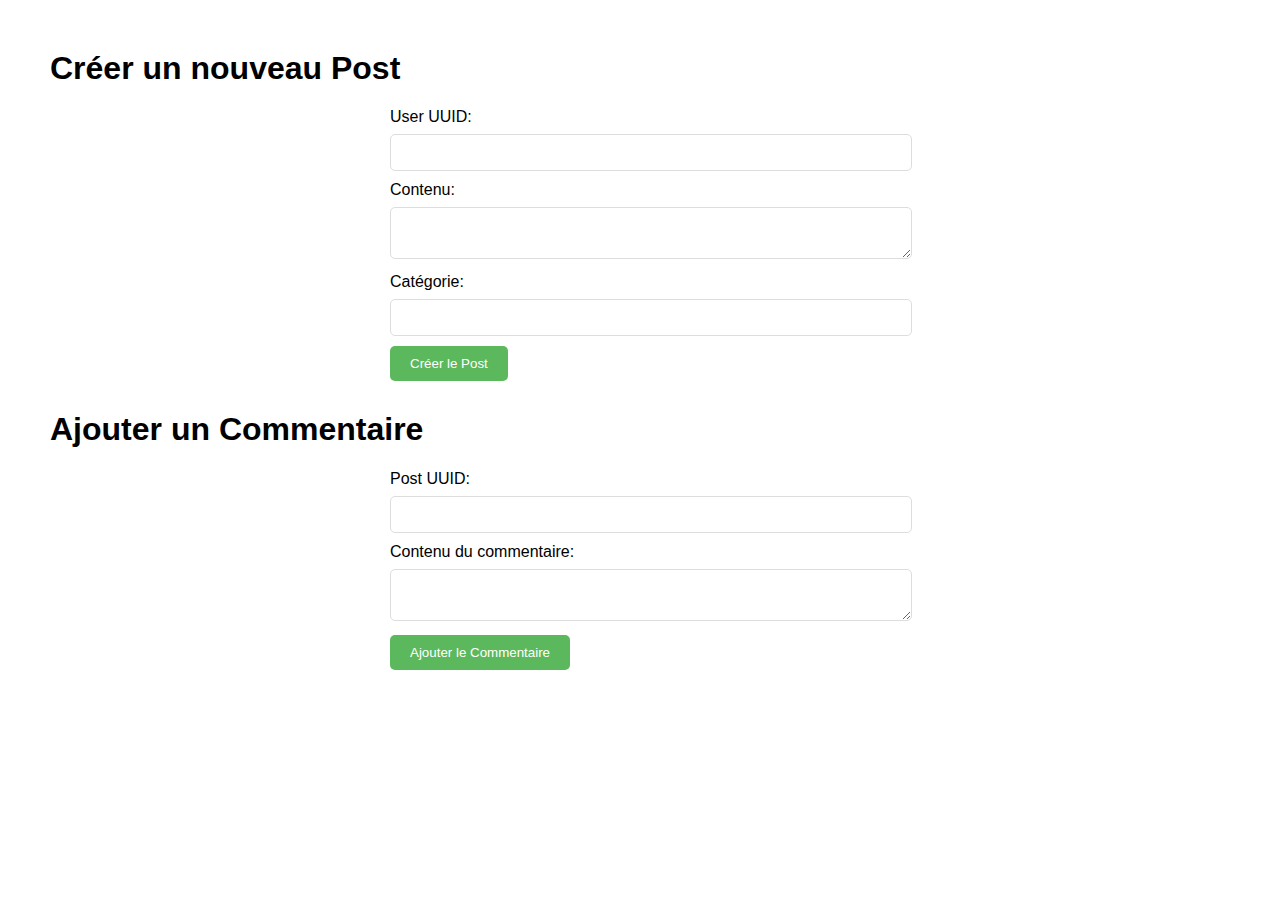
<file: static/createPost.html>
<!DOCTYPE html>
<html lang="en">

<head>
    <meta charset="UTF-8">
    <meta name="viewport" content="width=device-width, initial-scale=1.0">
    <title>Créer un Post et un Commentaire</title>
    <style>
        body {
            font-family: Arial, sans-serif;
            margin: 50px;
        }

        form {
            max-width: 500px;
            margin: auto;
        }

        label {
            display: block;
            margin-bottom: 8px;
        }

        input,
        textarea {
            width: 100%;
            padding: 10px;
            margin-bottom: 10px;
            border: 1px solid #ddd;
            border-radius: 5px;
        }

        button {
            background-color: #5cb85c;
            color: white;
            border: none;
            padding: 10px 20px;
            cursor: pointer;
            border-radius: 5px;
        }

        .form-section {
            margin-bottom: 30px;
        }
    </style>
</head>

<body>
    <div class="form-section">
        <h1>Créer un nouveau Post</h1>
        <form id="create-post-form">
            <label for="user_uuid">User UUID:</label>
            <input type="text" id="user_uuid" name="user_uuid" required>

            <label for="content">Contenu:</label>
            <textarea id="content" name="content" required></textarea>

            <label for="categories">Catégorie:</label>
            <input type="text" id="categories" name="categories" required>

            <button type="button" onclick="createPost()">Créer le Post</button>
        </form>
    </div>

    <div class="form-section">
        <h1>Ajouter un Commentaire</h1>
        <form id="create-comment-form">

            <label for="post_uuid">Post UUID:</label>
            <input type="text" id="post_uuid" name="post_uuid" required>

            <label for="comment_content">Contenu du commentaire:</label>
            <textarea id="comment_content" name="content" required></textarea>

            <button type="button" id="create-comment-button">Ajouter le Commentaire</button>
        </form>
    </div>

    <script>
        async function createPost() {
            const form = document.getElementById("create-post-form");
            const formData = new FormData(form);

            const data = {};
            formData.forEach((value, key) => (data[key] = value));

            const response = await fetch("https://localhost:8080/api/post/createPost", {
                method: "POST",
                headers: {
                    "Content-Type": "application/json"
                },
                body: JSON.stringify(data)
            });

            if (response.ok) {
                alert("Post créé avec succès!");
            } else {
                const error = await response.json();
                alert("Erreur lors de la création du post: " + error.message);
            }
        }

        async function createComment() {
            const form = document.getElementById("create-comment-form");
            const formData = new FormData(form);

            const data = {};
            formData.forEach((value, key) => (data[key] = value));

            console.log("Données envoyées:", data);

            try {
                const response = await fetch("https://localhost:8080/api/comment/createComment", {
                    method: "POST",
                    headers: {
                        "Content-Type": "application/json"
                    },
                    body: JSON.stringify(data)
                });

                if (response.ok) {
                    alert("Commentaire ajouté avec succès!");
                } else {
                    const error = await response.json();
                    alert("Erreur lors de l'ajout du commentaire: " + error.message);
                }
            } catch (error) {
                console.error("Erreur lors de l'envoi du commentaire:", error);
                alert("Une erreur s'est produite lors de l'envoi du commentaire. Veuillez réessayer.");
            }
        }

        // Ajoutez ceci à la fin de votre script
        document.getElementById("create-comment-button").addEventListener("click", createComment);
    </script>
</body>

</html>
</file>
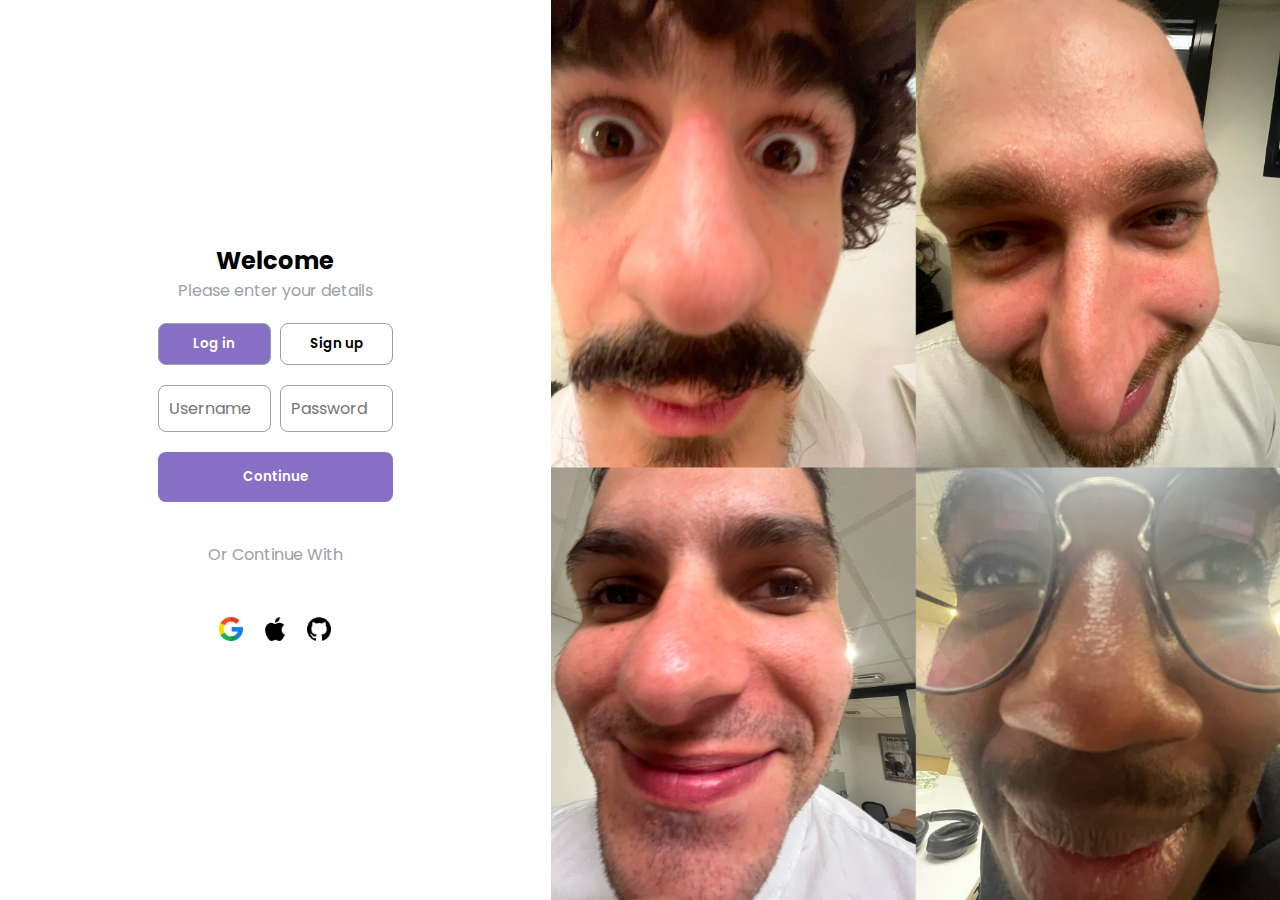
<file: front-end/pages/authentification.html>
<!DOCTYPE html>
<html lang="en">

<head>
    <meta charset="UTF-8">
    <meta name="viewport" content="width=device-width, initial-scale=1.0">
    <link rel="stylesheet" href="/front-end/static/authentification.css">
    <link
        href="https://fonts.googleapis.com/css2?family=Poppins:ital,wght@0,100;0,200;0,300;0,400;0,500;0,600;0,700;0,800;0,900;1,100;1,200;1,300&display=swap"
        rel="stylesheet">

    <title>Forum</title>
</head>


<body>
    <div id="container">
        <div class="login-section">
            <main>
                <h2>Welcome</h2>
                <p>Please enter your details</p>
                <div class="login-options">
                    <button id="login-btn" class="active">Log in</button>
                    <button id="signup-btn">Sign up</button>
                </div>
                <!-- Formulaire de Log in -->
                <form action="/" method="POST" id="login-form" class="form active">
                    <div class="input-group">
                        <input type="text" id="username" placeholder="Username" required minlength="3">
                        <input type="password" id="password" placeholder="Password" required minlength="6">
                    </div>
                    <button type="submit" class="submit-btn">Continue</button>
                </form>

                <!-- Formulaire de sign up -->
                <form action="/" method="POST" class="form inactive" id="signup-form">
                    <div class="input-group" id="input-group-signup">
                        <input type="text" id="new-username" placeholder="Username" required minlength="3">
                        <input type="password" id="new-password" placeholder="Password" required minlength="6">
                        <input type="email" id="email" placeholder="Email" required>
                    </div>
                    <button type="submit" class="submit-btn">Sign Up</button>
                </form>
                <p class="separator">Or Continue With</p>
                <div class="social-login">
                    <button class="social-btn google">
                        <img src="/front-end/static/image/google.png" alt="Google logo" width="24px" height="24px">
                    </button>
                    <button class="social-btn apple">
                        <img src="/front-end/static/image/apple.png" alt="Apple logo" width="24px" height="24px">
                    </button>
                    <button class="social-btn github">
                        <img src="/front-end/static/image/github.png" alt="Github logo" width="24px" height="24px">
                    </button>
                </div>
            </main>
        </div>
        <div class="design-section">
        </div>
    </div>
    <script type="module" src="/front-end/static/authentification.js"></script>

</body>

</html>
</file>
<file: front-end/static/authentification.css>
:root {
    --background-color: #dadada;
    --border-color: #9C9FA8;
    --text-color: #FFFFFF;
    --error-color: #B3001B;
    --primary-color: #866fc5;
    --accent-color: #6247AA;
    --secondary-color: #000000;
}

* {
    margin: 0;
    padding: 0;
    box-sizing: border-box;
    font-family: 'Poppins', sans-serif;
}

body {
    display: flex;
    justify-content: center;
    align-items: center;
    height: 100vh;
}

#container {
    display: flex;
    width: 100%;
    height: 100vh;
    overflow: hidden;
}

.login-section {
    background-color: transparent;
    color: var(--border-color);
    width: 45%;
    padding: 40px;
    display: flex;
    flex-direction: column;
    justify-content: center;
    align-items: center;
}

.login-section header .logo {
    width: 50px;
}

main {
    display: flex;
    justify-content: center;
    align-items: center;
    flex-direction: column;
    width: 50%;
}

form {
    transition: opacity 0.5s ease, transform 0.5s ease;
}

h1 {
    margin: 20px 0;
    font-size: 24px;
    color: var(--secondary-color);
}

h2 {
    font-size: 24px;
    color: var(--secondary-color);
}

p {
    color: var(--border-color);
    margin-bottom: 20px;
}

.login-options {
    display: flex;
    justify-content: space-between;
    width: 100%;
    margin-bottom: 20px;
}

.login-options button {
    width: 48%;
    padding: 10px 0;
    border: 1px solid var(--border-color);
    background-color: transparent;
    border-radius: 8px;
    font-weight: 600;
    cursor: pointer;
    transition: transform .15s ease, background-color .15s ease;

}

.login-options button:hover {
    background-color: var(--primary-color);
    color: var(--text-color);
    transform: scale(102%);
}

.login-options button:active {
    transform: scale(100%);
}

.login-options button.active {
    background-color: var(--primary-color);
    color: var(--text-color);
    transition: transform .15s ease, background-color .15s ease;
}

.login-options button.active:hover {
    background-color: var(--accent-color);
    transform: scale(102%);
}

.login-options button.active:active {
    transform: scale(100%);
}

.form {
    width: 100%;
}

.input-group {
    margin-bottom: 20px;
    width: 100%;
    display: flex;
    justify-content: space-between;
    /* Espace les éléments */
    background-color: var(--text-color);
    border-radius: 8px;
}

.input-group input {
    width: 48%;
    /* Ajuste la largeur avec un espace de 10px */
    border-radius: 8px;
    padding: 10px !important;
    border: 1px solid var(--border-color);
    background-color: transparent;
    font-size: 16px;
    box-sizing: border-box;

    /* Assure que padding et bordure sont inclus */
}

.submit-btn {
    width: 100%;
    padding: 15px;
    background-color: var(--primary-color);
    color: var(--text-color);
    border: none;
    border-radius: 8px;
    font-weight: 600;
    cursor: pointer;
    transition: background-color 0.3s;
    margin-bottom: 20px;
    transition: transform .15s ease, background-color .15s ease;
}

.submit-btn:hover {
    background-color: var(--accent-color);
    transform: scale(102%);
}

.submit-btn:active {
    transform: scale(100%);
}

.separator {
    text-align: center;
    /* Centre le texte */
    margin: 20px 0;
    /* Ajoute de l'espace au-dessus et en dessous du texte */
}

.social-login {
    display: flex;
    align-items: center;
    justify-content: space-around;
    margin-top: 20px;
}

.social-login .social-btn {
    background-color: var(--text-color);
    border: none;
    padding: 10px;
    border-radius: 50%;
    cursor: pointer;
    transition: transform 0.3s;
}

.social-login .social-btn:hover {
    transform: scale(1.05);
}

.design-section {
    background-image: url(/front-end/static/image/Frame\ 2.jpg);
    background-size: cover;
    /* Pour couvrir toute la zone */
    background-repeat: no-repeat;
    /* Pour éviter la répétition de l'image */
    background-position: center;
    background-color: var(--border-color);
    width: 60%;
    display: flex;
    justify-content: center;
    align-items: center;
}

.design-section img {
    width: 70%;
}

.active {
    display: block;
    animation: fadeIn 1s .1s backwards;
}

.inactive {
    display: none;
    animation: fadeOut 1.5s .1 backwards;
    pointer-events: none;
}

#input-group-signup {
    flex-direction: column;
    gap: 20px;
}

#input-group-signup input {
    width: 100%;
}

@media (max-width: 600px) {
    .login-section {
        width: 100%;
        padding: 20px;
    }

    .design-section {
        width: 0%;
    }
}

/* Animation pour afficher le formulaire */
@keyframes fadeIn {
    from {
        opacity: 0;
        transform: translateX(20px);
    }

    to {
        opacity: 1;
        transform: translateX(0);
    }
}

/* Animation pour masquer le formulaire */
@keyframes fadeOut {
    from {
        opacity: 1;
        transform: translateX(0);
    }

    to {
        opacity: 0;
        transform: translateX(20px);
    }
}
</file>
